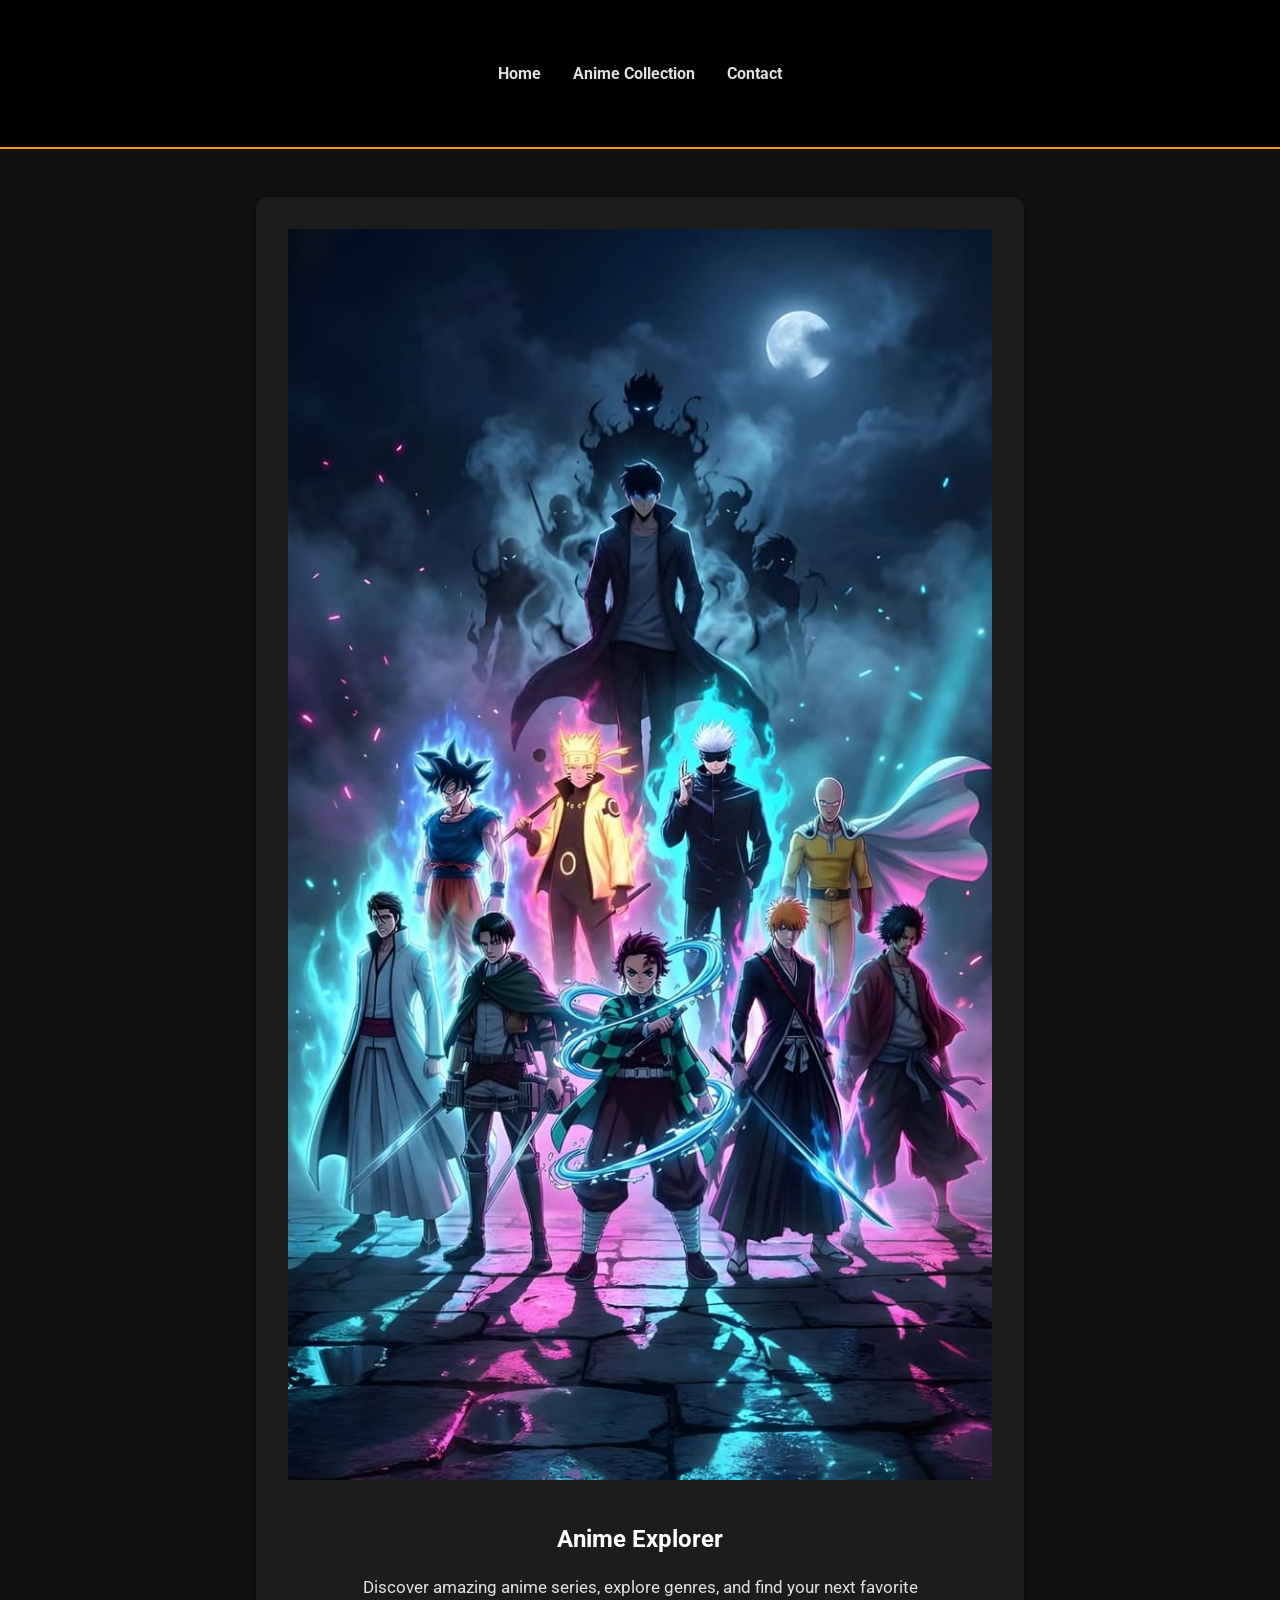
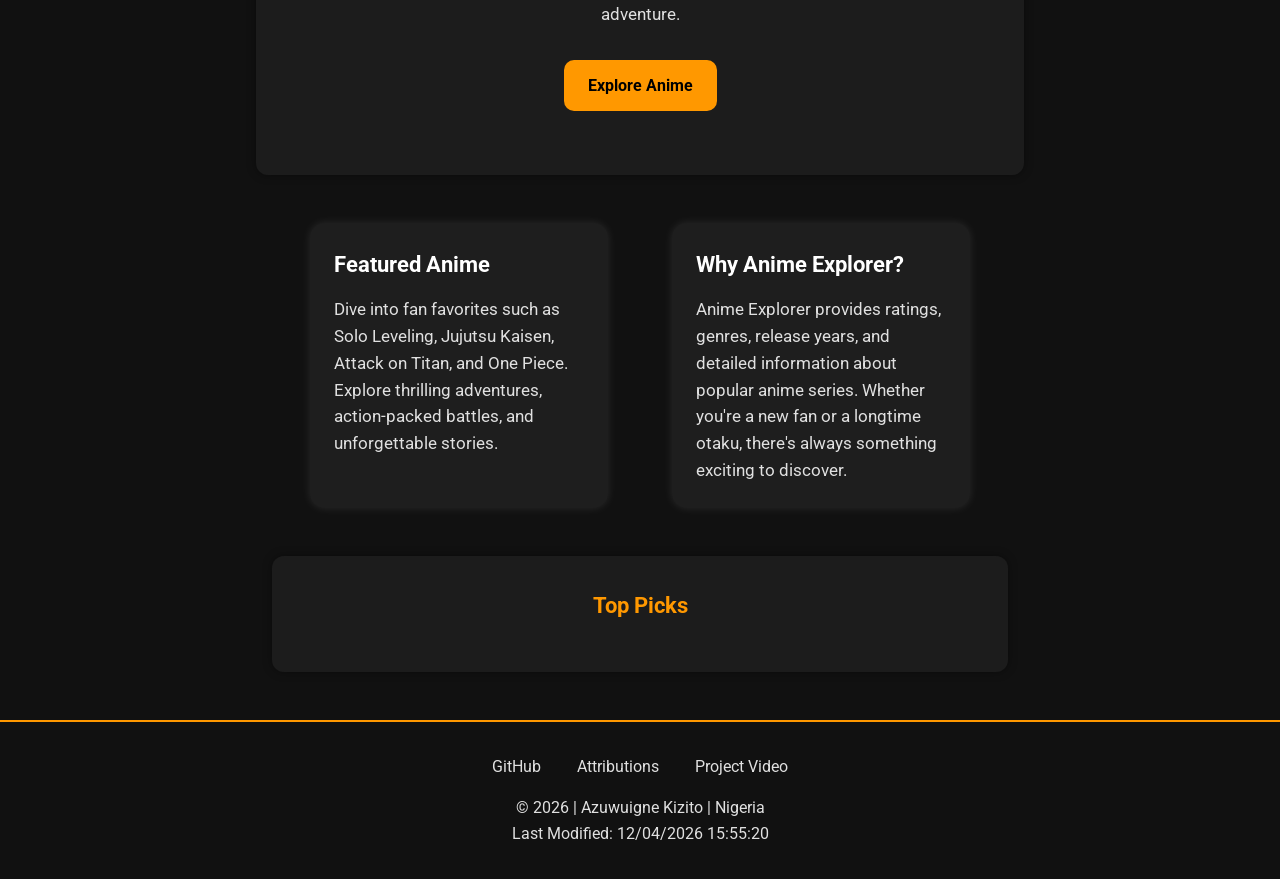
<file: finalproject/index.html>
<!DOCTYPE html>
<html lang="en">
<head>
    <meta charset="UTF-8">
    <meta name="viewport" content="width=device-width, initial-scale=1.0">

    <title>Home | Anime Explorer</title>

    <meta name="description" content="Discover popular anime series, genres, ratings, and recommendations with Anime Explorer.">
    <meta name="author" content="Azuwuigne Kizito">

    <!-- Open Graph -->
    <meta property="og:title" content="Anime Explorer">
    <meta name="description" content="Welcome to Anime Explorer, your destination for discovering popular anime series, genres, ratings, and recommendations for fans of all ages.">
    <meta property="og:image" content="https://elochukwuazuwuigne-dot.github.io/wdd231/finalproject/images/hero-large.webp">
    <meta property="og:url" content="https://elochukwuazuwuigne-dot.github.io/wdd231/finalproject/index.html">
    <meta property="og:type" content="website">

    <!-- CSS -->
    <link rel="stylesheet" href="styles/small.css">
    <link rel="stylesheet" href="styles/larger.css">

    <!-- Google Fonts -->
    <link rel="preconnect" href="https://fonts.googleapis.com">
    <link rel="preconnect" href="https://fonts.gstatic.com" crossorigin>

    <link href="https://fonts.googleapis.com/css2?family=Roboto:wght@400;700&display=swap" rel="stylesheet">

    <!-- JavaScript -->
    <script src="scripts/main.js" defer></script>
</head>

<body>

<header>

    <button id="menu-button" aria-label="Open Navigation Menu" aria-expanded="false">
        ☰
    </button>

    <nav id="navigation">
        <ul>
            <li><a href="index.html" class="active">Home</a></li>
            <li><a href="anime.html">Anime Collection</a></li>
            <li><a href="contact.html">Contact</a></li>
        </ul>
    </nav>

</header>

<main>

    <!-- HERO SECTION -->
    <section class="hero">

        <picture>
            <source srcset="images/hero-large.png" media="(min-width: 768px)">
            <img src="images/hero-small.png"
                 alt="Anime characters collage"
                 width="1200"
                 height="600"
                 loading="lazy">
        </picture>

        <div class="hero-content">

            <h1>Anime Explorer</h1>

            <p>
                Discover amazing anime series, explore genres, and find your next favorite adventure.
            </p>

            <a href="anime.html" class="cta-button">
                Explore Anime
            </a>

        </div>

    </section>

    <!-- FEATURED ANIME -->
    <div class="home-grid">

        <section class="card">

            <h2>Featured Anime</h2>

            <p>
                Dive into fan favorites such as Solo Leveling, Jujutsu Kaisen,
                Attack on Titan, and One Piece. Explore thrilling adventures,
                action-packed battles, and unforgettable stories.
            </p>

        </section>

        <section class="card">

            <h2>Why Anime Explorer?</h2>

            <p>
                Anime Explorer provides ratings, genres, release years,
                and detailed information about popular anime series.
                Whether you're a new fan or a longtime otaku,
                there's always something exciting to discover.
            </p>

        </section>

    </div>

    <!-- TOP PICKS -->
    <section class="spotlights">

        <h2>Top Picks</h2>

        <div id="featured-container">

            <!-- Generated with JavaScript later -->

        </div>

    </section>

</main>

<footer>

    <div class="social-links">

        <a href="https://github.com/elochukwuazuwuigne-dot"
           target="_blank"
           rel="noopener">
            GitHub
        </a>

        <a href="attributions.html">
            Attributions
        </a>

        <a href="#">
            Project Video
        </a>

    </div>

    <p>
        © <span id="currentyear"></span> |
        Azuwuigne Kizito |
        Nigeria
    </p>

    <p id="lastModified"></p>

</footer>

</body>
</html>
</file>
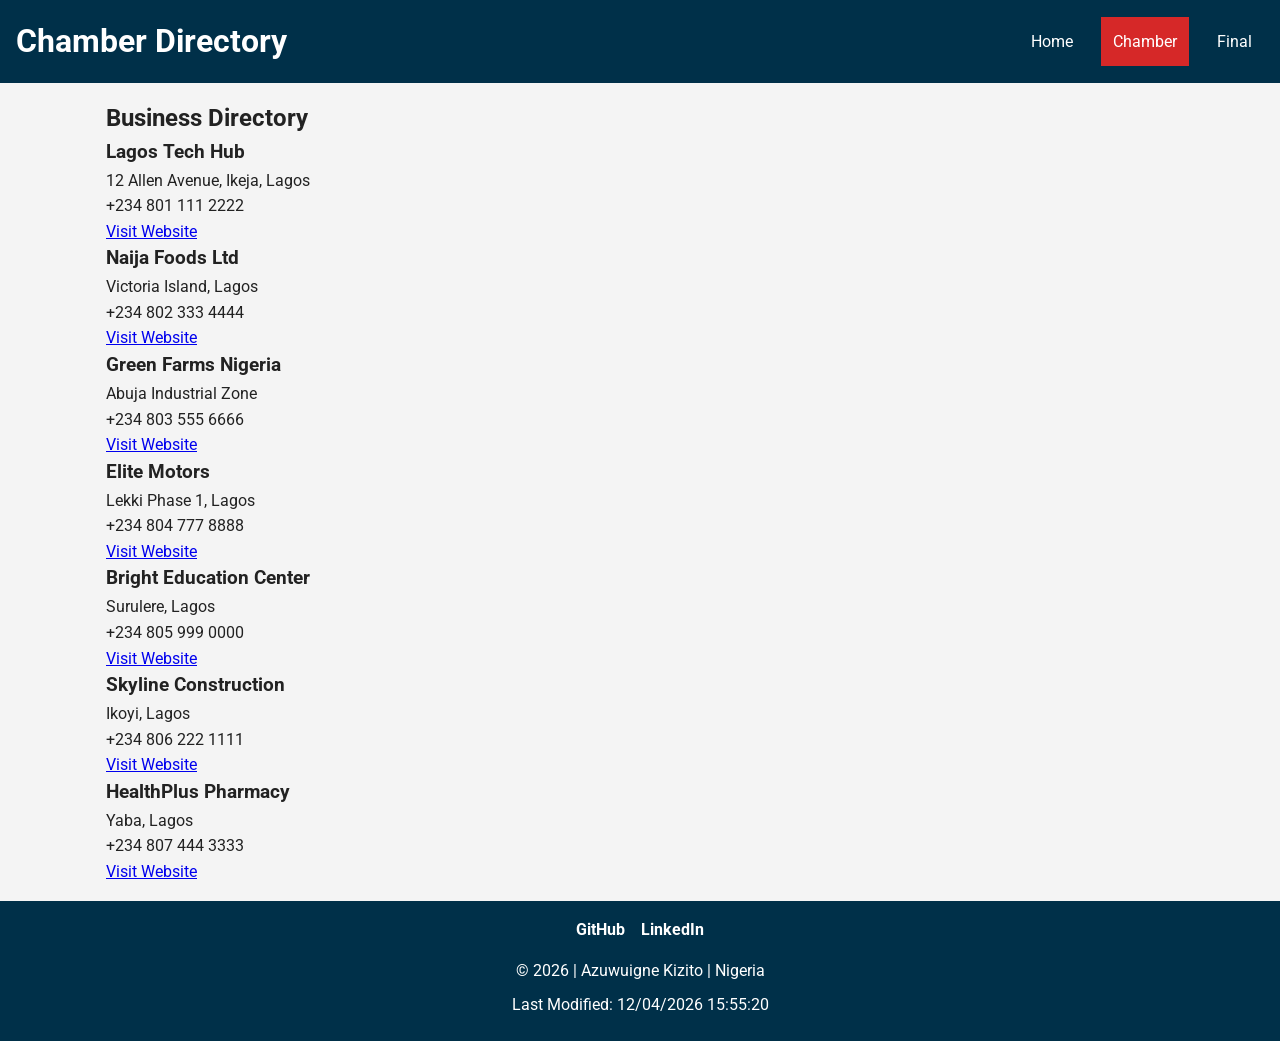
<file: directory.html>
<!-- -------------------------------------- -->
<!DOCTYPE html>
<html lang="en">
<head>
    <meta charset="UTF-8">
    <meta name="viewport" content="width=device-width, initial-scale=1.0">

    <title>WDD231 Course Home Page | Azuwuigne Kizito</title>

    <meta name="description" content="WDD231 course home page created by Azuwuigne Kizito featuring web development projects, coursework, responsive design, and JavaScript functionality.">
    <meta name="author" content="Azuwuigne Kizito">

    <link rel="stylesheet" href="styles/small.css">
    <link rel="stylesheet" href="styles/larger.css">

    <link rel="preconnect" href="https://fonts.googleapis.com">
    <link rel="preconnect" href="https://fonts.gstatic.com" crossorigin>
    <link href="https://fonts.googleapis.com/css2?family=Roboto:wght@400;700&display=swap" rel="stylesheet">

    <script src="scripts/home.js" defer></script>
</head>

<body>

<header>
   <h1>Chamber Directory</h1>

    <button id="menu-button" aria-label="Open Navigation Menu" aria-expanded="false">
        ☰
    </button>

    <nav id="navigation">
        <ul>
            <li><a href="../index.html">Home</a></li>
            <li><a href="directory.html" class="active">Chamber</a></li>
            <li><a href="#">Final</a></li>
        </ul>
    </nav>
</header>

<main>

    <h2>Business Directory</h2>

    <!-- THIS is where members will show -->
    <div id="members"></div>

</main>

<footer>

    <div class="social-links">
        <a href="https://github.com/elochukwuazuwuigne-dot" target="_blank">GitHub</a>
        <a href="https://www.linkedin.com/in/elochukwu-kizito-azuwuigne-kizito-187293365/" target="_blank">LinkedIn</a>
    </div>

    <p>© <span id="currentyear"></span> | Azuwuigne Kizito | Nigeria</p>
    <p id="lastModified"></p>

</footer>

<!-- JS MUST BE HERE (ONLY ONCE) -->
<script src="scripts/directory.js" defer></script>

</body>
</html>
</file>
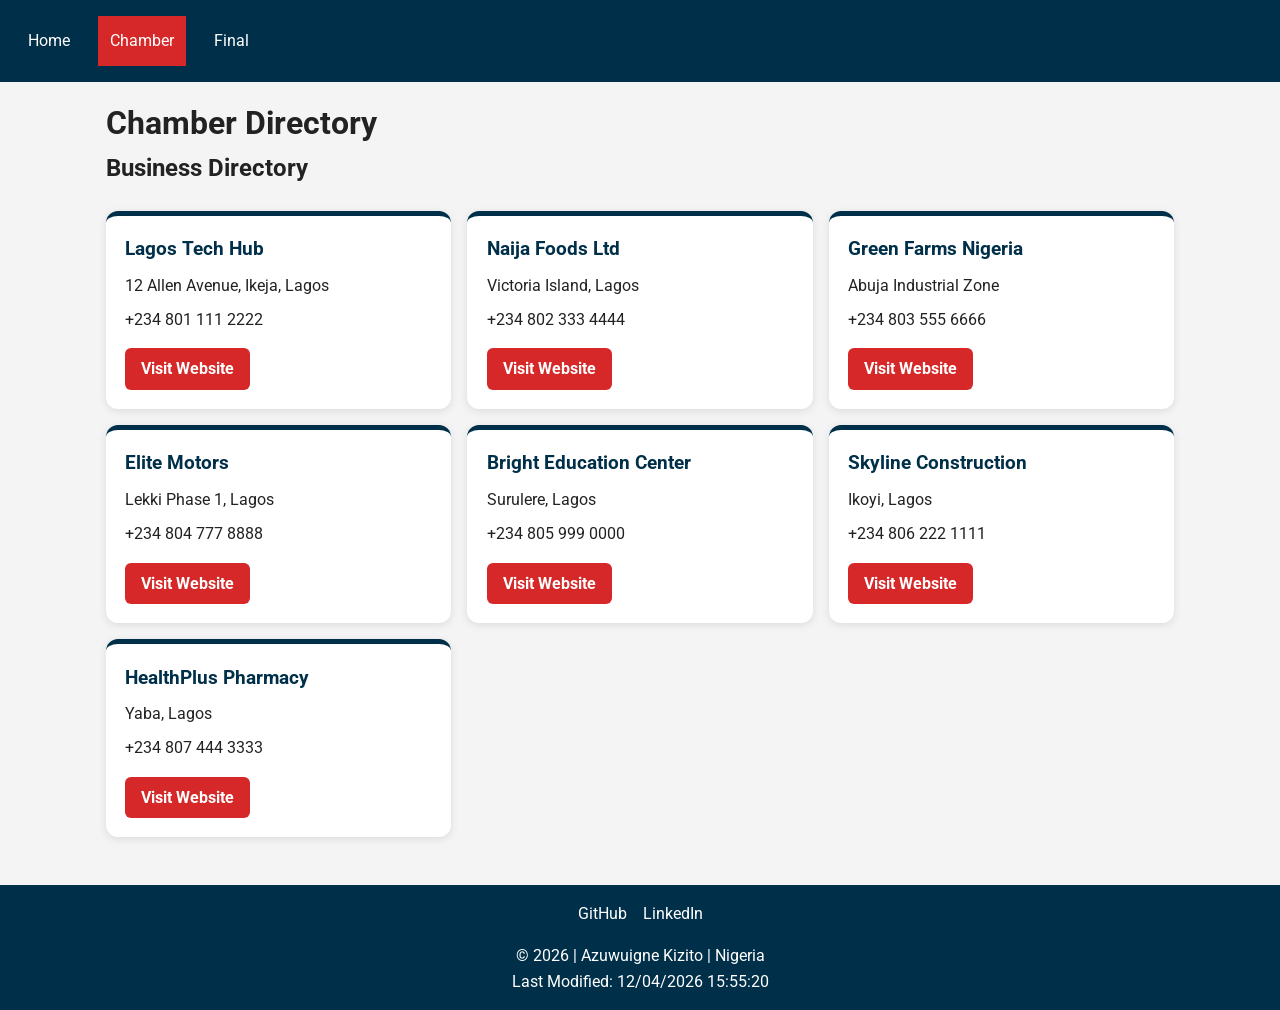
<file: chamber/directory.html>
<!DOCTYPE html>
<html lang="en">
<head>
    <meta charset="UTF-8">
    <meta name="viewport" content="width=device-width, initial-scale=1.0">

    <title>Chamber Directory | San Miguel Chamber of Commerce</title>

    <meta name="description" content="Explore businesses and organizations in the San Miguel Chamber of Commerce directory.">
    <meta name="author" content="Azuwuigne Kizito">

    <!-- Favicon -->
    <link rel="icon" href="images/favicon.png" type="image/png">

    <!-- Open Graph -->
    <meta property="og:title" content="Chamber Directory | San Miguel Chamber of Commerce">
    <meta property="og:description" content="Explore businesses and organizations in the San Miguel Chamber of Commerce directory.">
    <meta property="og:image" content="https://elochukwuazuwuigne-dot.github.io/wdd231/chamber/images/profile.png">
    <meta property="og:url" content="https://elochukwuazuwuigne-dot.github.io/wdd231/chamber/directory.html">
    <meta property="og:type" content="website">

    <!-- CSS -->
    <link rel="stylesheet" href="styles/small.css">
    <link rel="stylesheet" href="styles/larger.css">

    <!-- Google Fonts -->
    <link rel="preconnect" href="https://fonts.googleapis.com">
    <link rel="preconnect" href="https://fonts.gstatic.com" crossorigin>

    <link href="https://fonts.googleapis.com/css2?family=Roboto:wght@400;700&display=swap" rel="stylesheet">

    <!-- JavaScript -->
    <script src="scripts/home.js" defer></script>
    <script src="scripts/directory.js" defer></script>

</head>

<body>

<header>

    <button id="menu-button" aria-label="Open Navigation Menu" aria-expanded="false">
        ☰
    </button>

    <nav id="navigation">
        <ul>
            <li><a href="../index.html">Home</a></li>
            <li><a href="directory.html" class="active">Chamber</a></li>
            <li><a href="#">Final</a></li>
        </ul>
    </nav>

</header>

<main>

    <h1>Chamber Directory</h1>

    <h2>Business Directory</h2>

    <div id="members"></div>

</main>

<footer>

    <div class="social-links">

        <a href="https://github.com/elochukwuazuwuigne-dot" target="_blank" rel="noopener">
            GitHub
        </a>

        <a href="https://www.linkedin.com/in/elochukwu-kizito-azuwuigne-kizito-187293365/" target="_blank" rel="noopener">
            LinkedIn
        </a>

    </div>

    <p>© <span id="currentyear"></span> | Azuwuigne Kizito | Nigeria</p>

    <p id="lastModified"></p>

</footer>

</body>
</html>
</file>
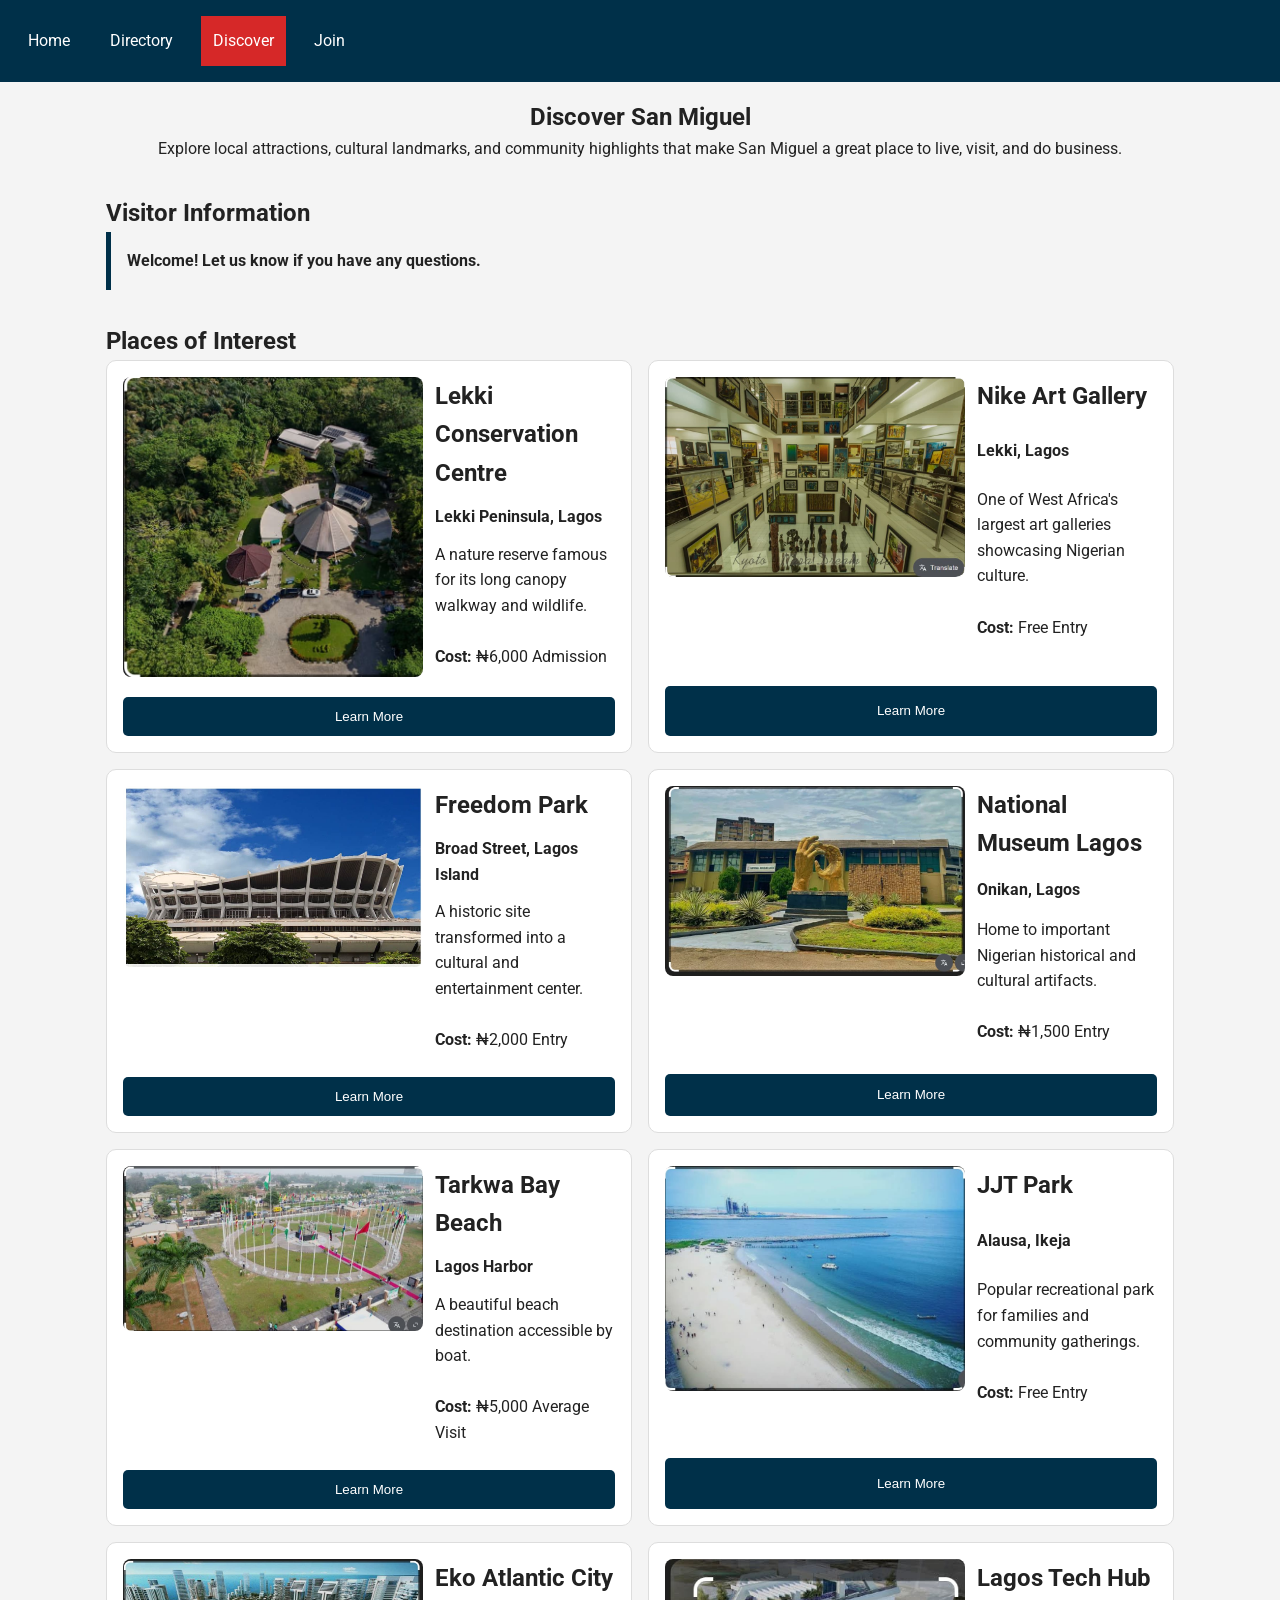
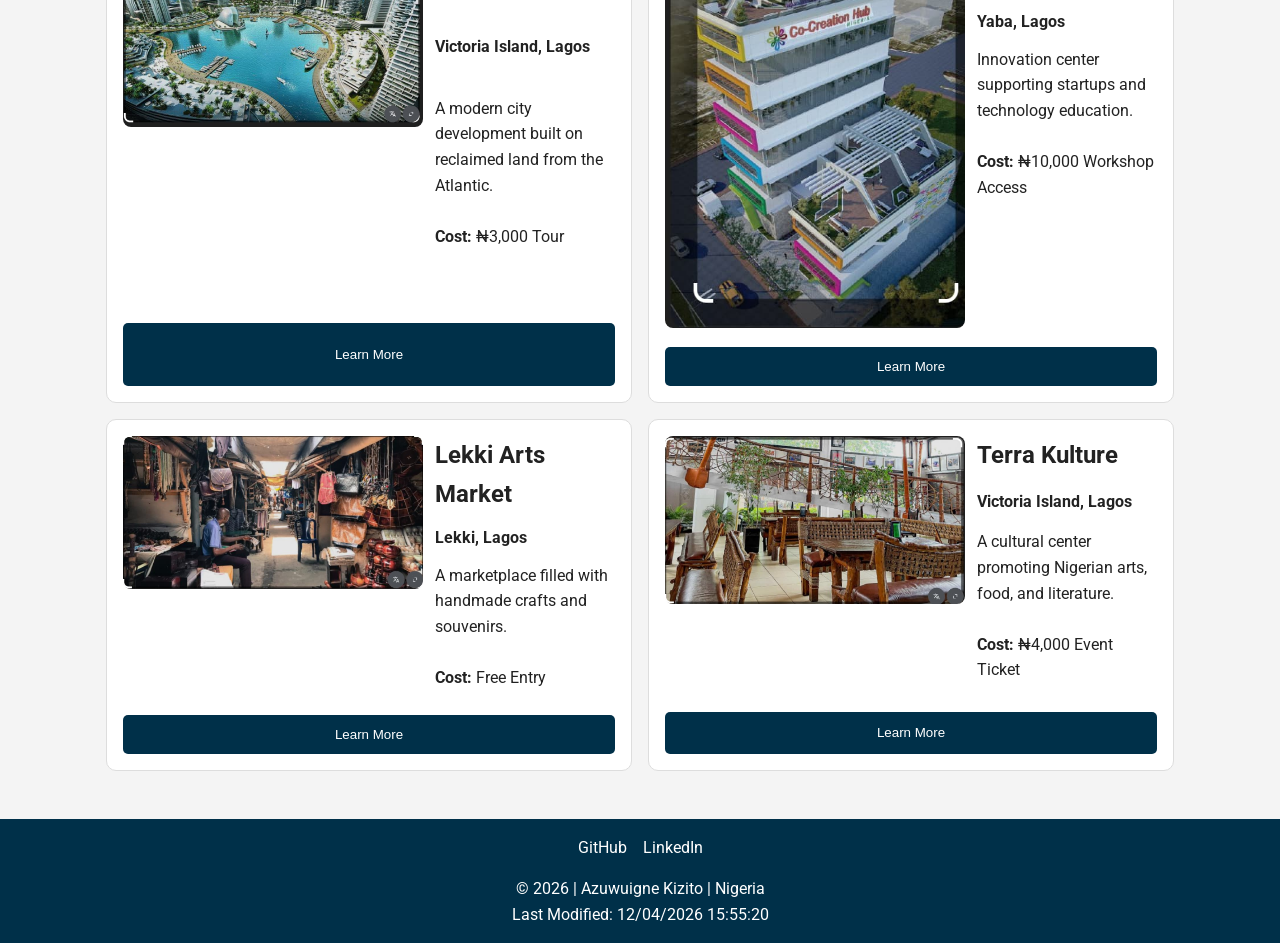
<file: chamber/discover.html>
<!DOCTYPE html>
<html lang="en">
<head>
    <meta charset="UTF-8">
    <meta name="viewport" content="width=device-width, initial-scale=1.0">

    <title>Discover San Miguel | Chamber of Commerce</title>

    <meta name="description" content="Discover attractions, landmarks, and points of interest in San Miguel.">
    <meta name="author" content="Azuwuigne Kizito">

    <link rel="icon" href="images/favicon.png" type="image/png">

    <!-- Open Graph -->
    <meta property="og:title"
      content="Discover San Miguel Chamber of Commerce Attractions">
    <meta property="og:description" content="Explore top attractions, cultural landmarks, and business locations in San Miguel. Discover what makes the city unique and vibrant.">
    <meta property="og:image"
      content="https://elochukwuazuwuigne-dot.github.io/wdd231/chamber/images/discover-hero.webp">
    <meta property="og:url" content="https://elochukwuazuwuigne-dot.github.io/wdd231/chamber/discover.html">
    <meta property="og:type" content="website">
    <!-- CSS -->
    <link rel="stylesheet" href="styles/small.css">
    <link rel="stylesheet" href="styles/larger.css">
    <link rel="stylesheet" href="styles/discover.css">

    <!-- Google Fonts -->
    <link rel="preconnect" href="https://fonts.googleapis.com">
    <link rel="preconnect" href="https://fonts.gstatic.com" crossorigin>

    <link href="https://fonts.googleapis.com/css2?family=Roboto:wght@400;700&display=swap" rel="stylesheet">

    <!-- JavaScript -->
    <script type="module" src="scripts/discover.js"></script>

</head>

<body>

<header>

    <button id="menu-button" aria-label="Open Navigation Menu" aria-expanded="false">
        ☰
    </button>

    <nav id="navigation">
        <ul>
            <li><a href="index.html">Home</a></li>
            <li><a href="directory.html">Directory</a></li>
            <li><a href="discover.html" class="active">Discover</a></li>
            <li><a href="#">Join</a></li>
        </ul>
    </nav>

</header>

<main>

    <section class="discover-hero">

        <h1>Discover San Miguel</h1>

        <p>
            Explore local attractions, cultural landmarks,
            and community highlights that make San Miguel
            a great place to live, visit, and do business.
        </p>

    </section>

    <section class="visitor-message">

        <h2>Visitor Information</h2>

        <div id="visit-message"></div>

    </section>

    <section class="discover-section">

        <h2>Places of Interest</h2>

        <div id="discover-cards"></div>

    </section>

</main>

<footer>

    <div class="social-links">

        <a href="https://github.com/elochukwuazuwuigne-dot" target="_blank" rel="noopener">
            GitHub
        </a>

        <a href="https://www.linkedin.com/in/elochukwu-kizito-azuwuigne-kizito-187293365/" target="_blank" rel="noopener">
            LinkedIn
        </a>

    </div>

    <p>© <span id="currentyear"></span> | Azuwuigne Kizito | Nigeria</p>

    <p id="lastModified"></p>

</footer>

</body>
</html>
</file>
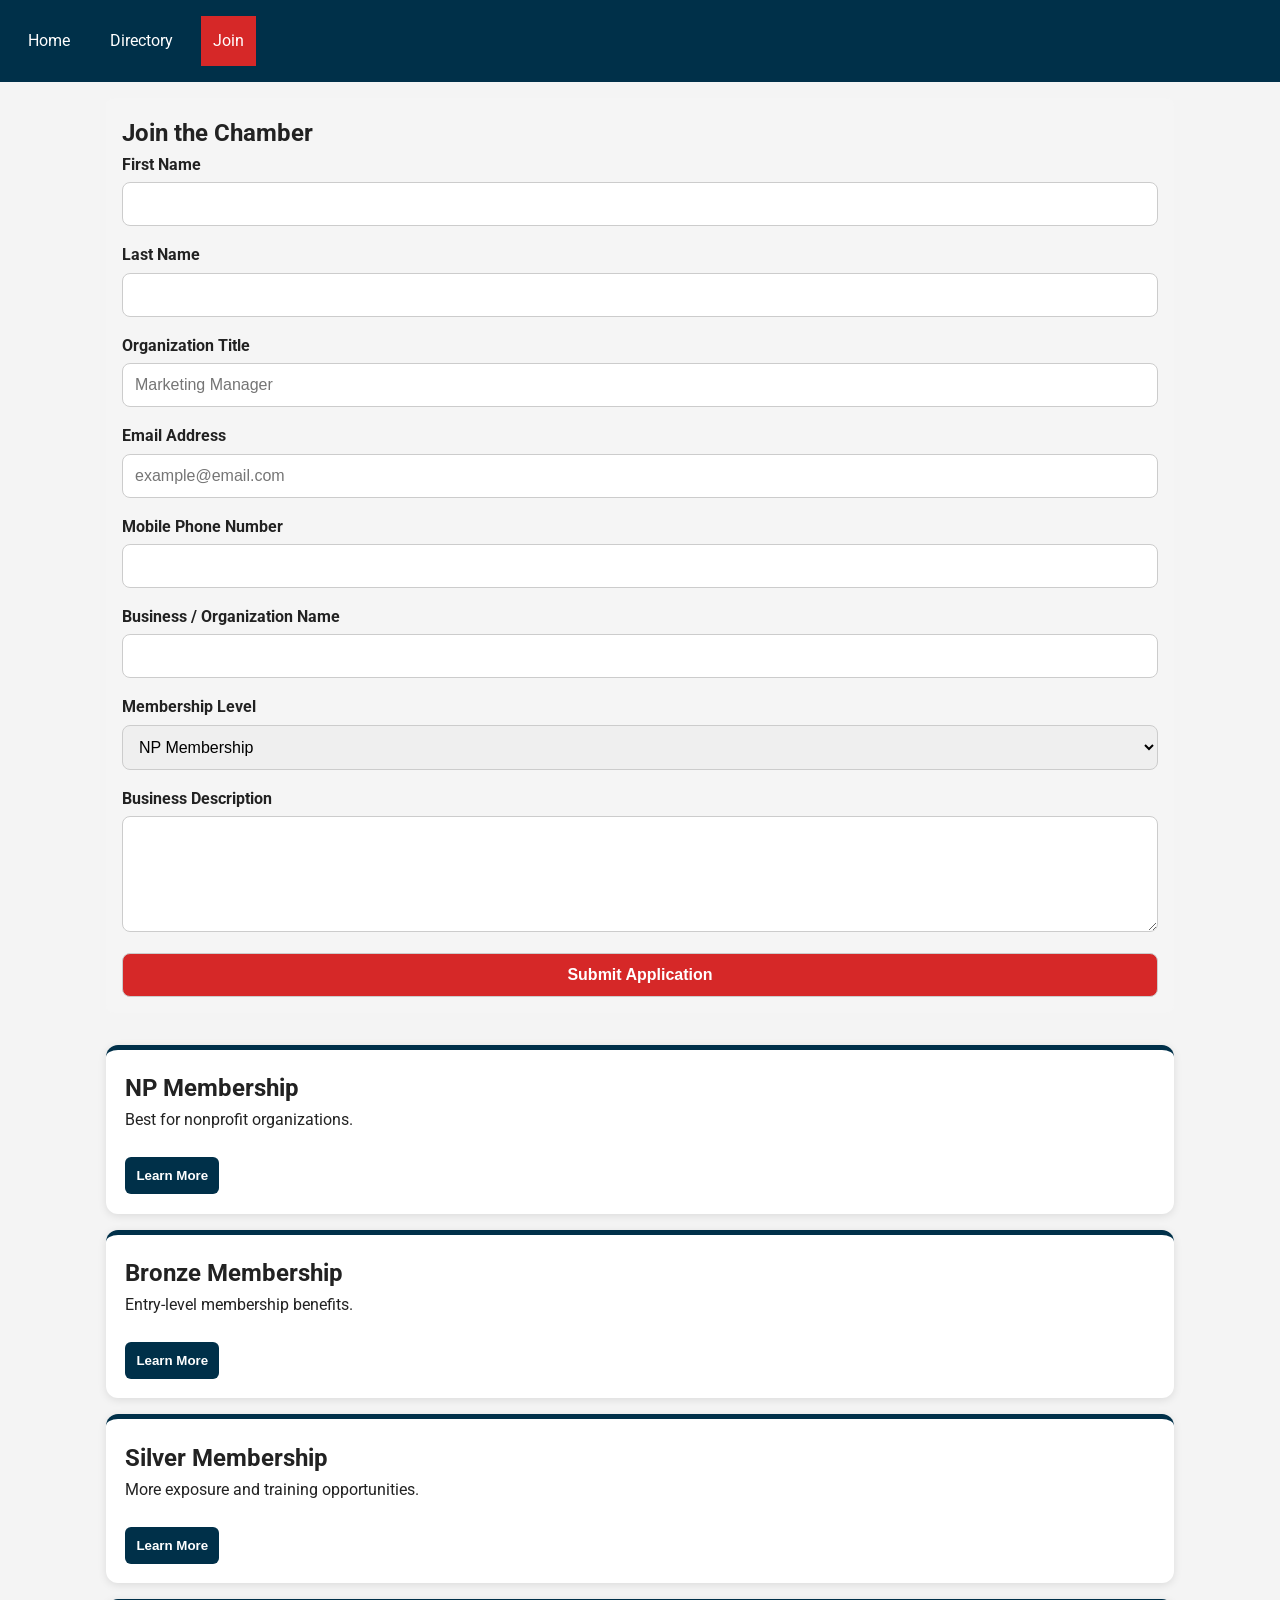
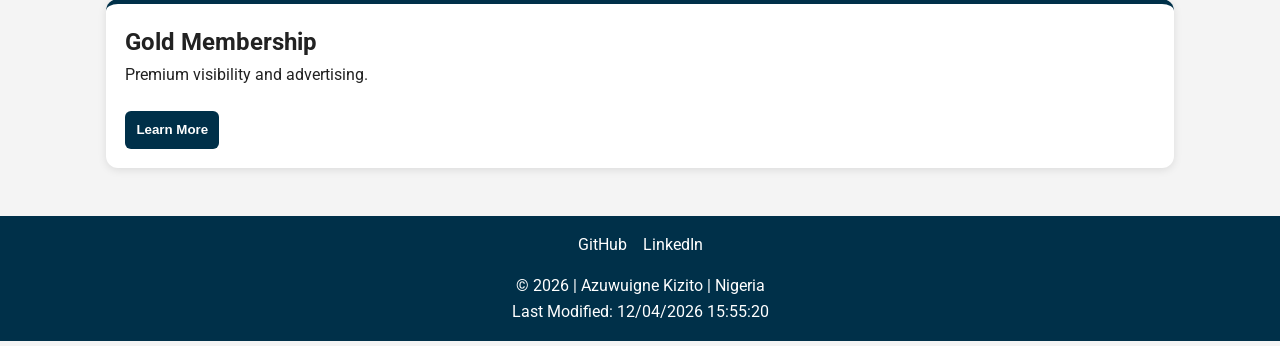
<file: chamber/join.html>
<!DOCTYPE html>
<html lang="en">
<head>

    <meta charset="UTF-8">

    <meta name="viewport"
          content="width=device-width, initial-scale=1.0">

    <title>Join | San Miguel Chamber of Commerce</title>

    <meta name="description"
      content="Apply to join the San Miguel Chamber of Commerce and access networking, training, and business growth opportunities.">

    <meta name="author"
          content="Azuwuigne Kizito">

    <!-- Favicon -->
    <link rel="icon"
          href="images/favicon.png"
          type="image/png">

    <!-- Open Graph -->
    <meta property="og:title"
          content="Join | San Miguel Chamber of Commerce">

    <meta property="og:description"
          content="Become a member of the San Miguel Chamber of Commerce.">

    <meta property="og:image"
          content="https://elochukwuazuwuigne-dot.github.io/wdd231/chamber/images/hero-large.webp">

    <meta property="og:url"
          content="https://elochukwuazuwuigne-dot.github.io/wdd231/chamber/join.html">

    <meta property="og:type"
          content="website">

    <!-- CSS -->
    <link rel="stylesheet"
          href="styles/small.css">

    <link rel="stylesheet"
          href="styles/larger.css">

    <!-- Google Fonts -->
    <link rel="preconnect"
          href="https://fonts.googleapis.com">

    <link rel="preconnect"
          href="https://fonts.gstatic.com"
          crossorigin>

    <link href="https://fonts.googleapis.com/css2?family=Roboto:wght@400;700&display=swap"
          rel="stylesheet">

    <!-- JavaScript -->
    <script src="scripts/home.js" defer></script>

    <script src="scripts/join.js" defer></script>

</head>

<body>

<header>

    <button id="menu-button"
            aria-label="Open Navigation Menu"
            aria-expanded="false">

        ☰

    </button>

    <nav id="navigation">

        <ul>

            <li>
                <a href="index.html">Home</a>
            </li>

            <li>
                <a href="directory.html">Directory</a>
            </li>

            <li>
                <a href="join.html" class="active">Join</a>
            </li>

        </ul>

    </nav>

</header>

<main class="join-page">

    <section class="join-form-section card">

        <h1>Join the Chamber</h1>

        <form method="get"
              action="thankyou.html">

            <!-- FIRST NAME -->
            <label>

                First Name

                <input
                    type="text"
                    name="first"
                    title="First Name"
                    autocomplete="given-name"
                    required>

            </label>

            <!-- LAST NAME -->
            <label>

                Last Name

                <input
                    type="text"
                    name="last"
                    title="Last Name"
                    autocomplete="family-name"
                    required>

            </label>

            <!-- ORGANIZATION TITLE -->
            <label>

                Organization Title

                <input
                    type="text"
                    name="organization-title"
                    title="Organization Title"
                    autocomplete="organization-title"
                    pattern="[A-Za-z\\-\\s]{7,}"
                    placeholder="Marketing Manager">

            </label>

            <!-- EMAIL -->
            <label>

                Email Address

                <input
                    type="email"
                    name="email"
                    title="Email Address"
                    autocomplete="email"
                    placeholder="example@email.com"
                    required>

            </label>

            <!-- PHONE -->
            <label>

                Mobile Phone Number

                <input
                    type="tel"
                    name="phone"
                    title="Mobile Phone Number"
                    autocomplete="tel"
                    required>

            </label>

            <!-- BUSINESS NAME -->
            <label>

                Business / Organization Name

                <input
                    type="text"
                    name="business"
                    title="Business Name"
                    autocomplete="organization"
                    required>

            </label>

            <!-- MEMBERSHIP -->
            <label>

                Membership Level

                <select
                    name="membership"
                    title="Membership Level">

                    <option value="np">
                        NP Membership
                    </option>

                    <option value="bronze">
                        Bronze Membership
                    </option>

                    <option value="silver">
                        Silver Membership
                    </option>

                    <option value="gold">
                        Gold Membership
                    </option>

                </select>

            </label>

            <!-- DESCRIPTION -->
            <label>

                Business Description

                <textarea
                    name="description"
                    title="Business Description"
                    rows="5"></textarea>

            </label>

            <!-- TIMESTAMP -->
            <input
                type="hidden"
                id="timestamp"
                name="timestamp">

            <!-- SUBMIT -->
            <input
                type="submit"
                value="Submit Application"
                class="submit-btn">

        </form>

    </section>

    <!-- MEMBERSHIP CARDS -->
    <aside class="membership-cards">

        <!-- NP -->
        <section class="member-card join-card">

            <h2>NP Membership</h2>

            <p>
                Best for nonprofit organizations.
            </p>

            <button class="open-modal" data-modal="npModal">

                Learn More

            </button>

        </section>

        <!-- BRONZE -->
        <section class="member-card join-card">

            <h2>Bronze Membership</h2>

            <p>
                Entry-level membership benefits.
            </p>

            <button class="open-modal" data-modal="bronzeModal">

                Learn More

            </button>

        </section>

        <!-- SILVER -->
        <section class="member-card join-card">

            <h2>Silver Membership</h2>

            <p>
                More exposure and training opportunities.
            </p>

            <button class="open-modal" data-modal="silverModal">

                Learn More

            </button>

        </section>

        <!-- GOLD -->
        <section class="member-card join-card">

            <h2>Gold Membership</h2>

            <p>
                Premium visibility and advertising.
            </p>

            <button class="open-modal" data-modal="goldModal">

                Learn More

            </button>

        </section>

    </aside>

</main>

<!-- NP MODAL -->
<dialog id="npModal">

    <h3>NP Membership Benefits</h3>

    <ul>
        <li>No membership fee</li>
        <li>Networking opportunities</li>
        <li>Community support</li>
    </ul>

    <button class="close-modal" data-modal="npModal">

        Close

    </button>

</dialog>

<!-- BRONZE MODAL -->
<dialog id="bronzeModal">

    <h3>Bronze Membership Benefits</h3>

    <ul>
        <li>Business directory listing</li>
        <li>Monthly networking</li>
        <li>Basic advertising</li>
    </ul>

    <button class="close-modal" data-modal="bronzeModal">

        Close

    </button>

</dialog>

<!-- SILVER MODAL -->
<dialog id="silverModal">

    <h3>Silver Membership Benefits</h3>

    <ul>
        <li>Featured business listing</li>
        <li>Event discounts</li>
        <li>Training programs</li>
    </ul>

    <button class="close-modal" data-modal="silverModal">

        Close

    </button>

</dialog>

<!-- GOLD MODAL -->
<dialog id="goldModal">

    <h3>Gold Membership Benefits</h3>

    <ul>
        <li>Homepage spotlight</li>
        <li>Premium advertising</li>
        <li>VIP event access</li>
    </ul>

    <button class="close-modal" data-modal="goldModal">

        Close

    </button>

</dialog>

<footer>

    <div class="social-links">

        <a href="https://github.com/elochukwuazuwuigne-dot"
           target="_blank"
           rel="noopener">

            GitHub

        </a>

        <a href="https://www.linkedin.com/in/elochukwu-kizito-azuwuigne-kizito-187293365/"
           target="_blank"
           rel="noopener">

            LinkedIn

        </a>

    </div>

    <p>

        © <span id="currentyear"></span>
        | Azuwuigne Kizito | Nigeria

    </p>

    <p id="lastModified"></p>

</footer>

</body>
</html>
</file>
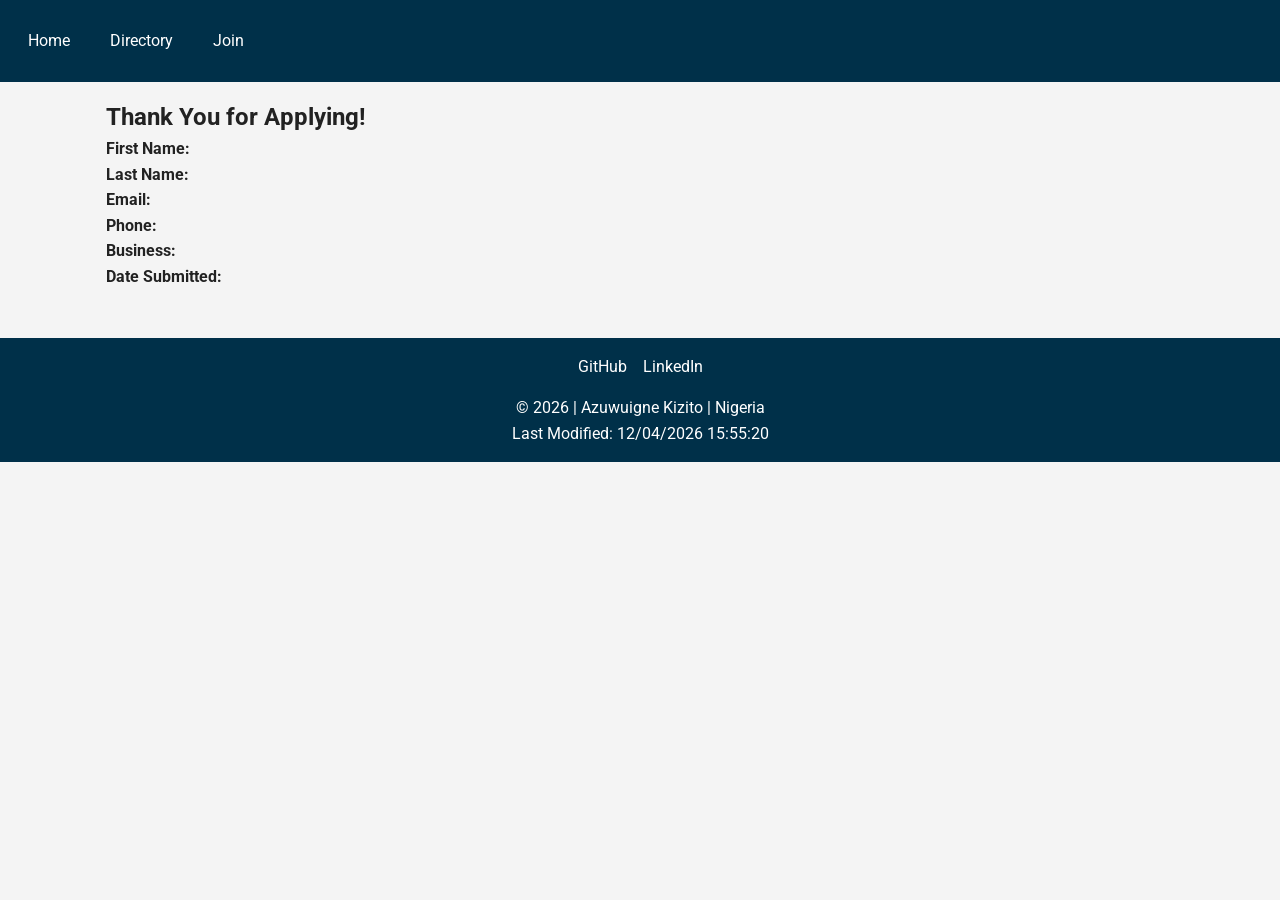
<file: chamber/thankyou.html>
<!DOCTYPE html>
<html lang="en">
<head>
    <meta charset="UTF-8">
    <meta name="viewport" content="width=device-width, initial-scale=1.0">

    <title>Join | San Miguel Chamber of Commerce</title>

    <meta name="description" content="Apply to join the San Miguel Chamber of Commerce and access networking, training, and business growth opportunities.">
    <meta name="author" content="Azuwuigne Kizito">

    <!-- Favicon -->
    <link rel="icon" href="images/favicon.png" type="image/png">

    <!-- Open Graph -->
    <meta property="og:title" content="Join | San Miguel Chamber of Commerce">
    <meta property="og:description" content="Supporting local businesses and strengthening the community.">
    <meta property="og:image" content="https://elochukwuazuwuigne-dot.github.io/wdd231/chamber/images/hero-large.webp">    <meta property="og:url" content="https://elochukwuazuwuigne-dot.github.io/wdd231/chamber/index.html">
    <meta property="og:type" content="website">

    <!-- CSS -->
    <link rel="stylesheet" href="styles/small.css">
    <link rel="stylesheet" href="styles/larger.css">

    <!-- Google Fonts -->
    <link rel="preconnect" href="https://fonts.googleapis.com">
    <link rel="preconnect" href="https://fonts.gstatic.com" crossorigin>

    <link href="https://fonts.googleapis.com/css2?family=Roboto:wght@400;700&display=swap" rel="stylesheet">

    <!-- JavaScript -->
    <script src="scripts/thankyou.js" defer></script>

</head>

<body>

<header>

    <button id="menu-button" aria-label="Open Navigation Menu" aria-expanded="false">
        ☰
    </button>

    <nav id="navigation">
        <ul>
            <li><a href="index.html">Home</a></li>
            <li><a href="directory.html">Directory</a></li>
            <li><a href="join.html">Join</a></li>
        </ul>
    </nav>

</header>

    <main class="thankyou-page">

    <h2>Thank You for Applying!</h2>

    <div class="results">
        <p><strong>First Name:</strong> <span id="first"></span></p>
        <p><strong>Last Name:</strong> <span id="last"></span></p>
        <p><strong>Email:</strong> <span id="email"></span></p>
        <p><strong>Phone:</strong> <span id="phone"></span></p>
        <p><strong>Business:</strong> <span id="business"></span></p>
        <p><strong>Date Submitted:</strong> <span id="timestamp"></span></p>
    </div>

</main>

<footer>

    <div class="social-links">

        <a href="https://github.com/elochukwuazuwuigne-dot" target="_blank" rel="noopener">
            GitHub
        </a>

        <a href="https://www.linkedin.com/in/elochukwu-kizito-azuwuigne-kizito-187293365/" target="_blank" rel="noopener">
            LinkedIn
        </a>

    </div>

    <p>© <span id="currentyear"></span> | Azuwuigne Kizito | Nigeria</p>

    <p id="lastModified"></p>

</footer>

</body>
</html>
</file>
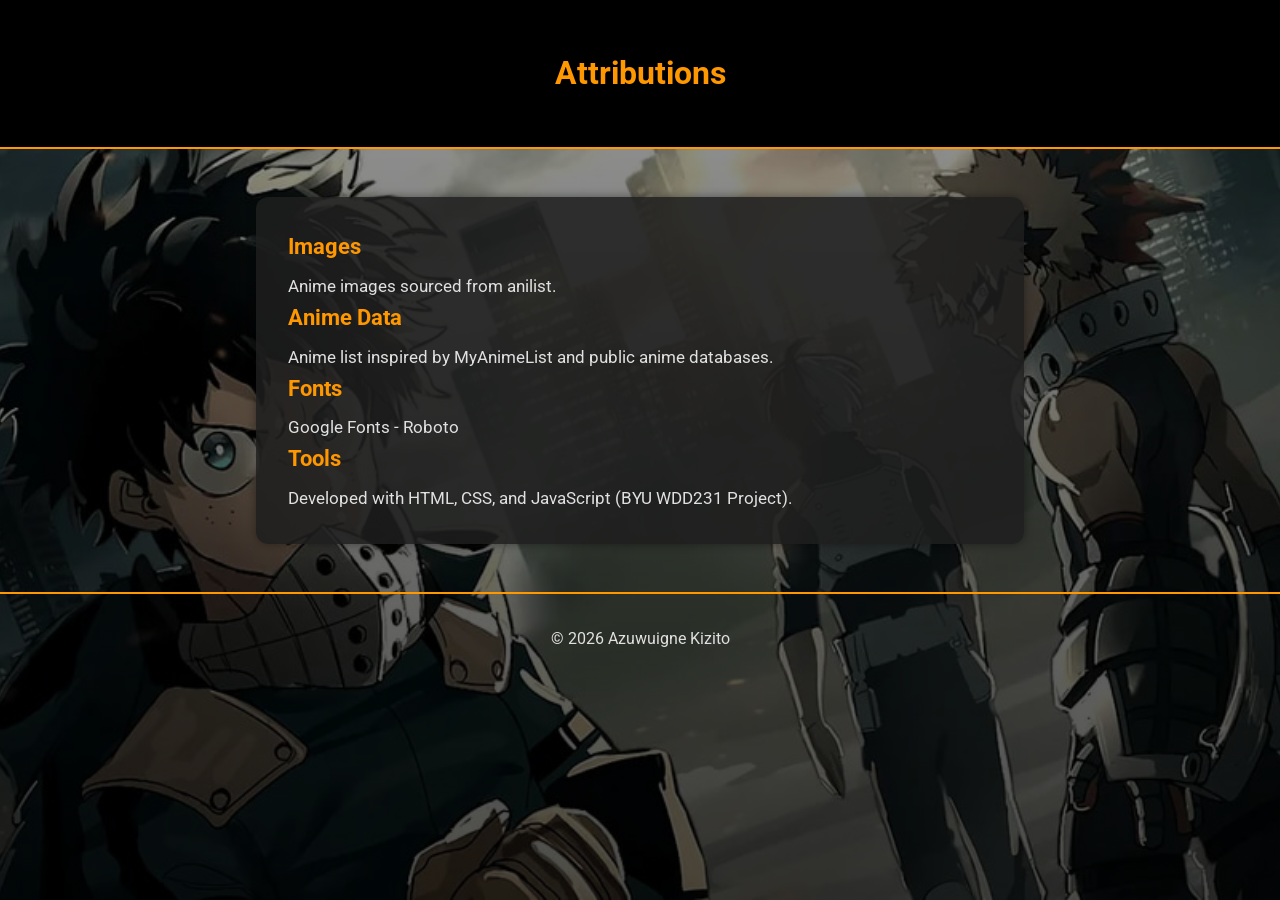
<file: finalproject/attributions.html>
<!DOCTYPE html>
<html lang="en">
<head>
    <meta charset="UTF-8">
    <meta name="viewport" content="width=device-width, initial-scale=1.0">

    <title>Home | Anime Explorer</title>

    <meta name="description" content="Discover popular anime series, genres, ratings, and recommendations with Anime Explorer.">
    <meta name="author" content="Azuwuigne Kizito">

    <!-- Open Graph -->
    <meta property="og:title" content="Anime Explorer">
    <meta name="description" content="View the sources and acknowledgements for images, fonts, and resources used in the Anime Explorer website project.">    <meta property="og:image" content="https://elochukwuazuwuigne-dot.github.io/wdd231/finalproject/images/hero-large.webp">
    <meta property="og:url" content="https://elochukwuazuwuigne-dot.github.io/wdd231/finalproject/index.html">
    <meta property="og:type" content="website">

    <!-- CSS -->
    <link rel="stylesheet" href="styles/small.css">
    <link rel="stylesheet" href="styles/larger.css">

        <!-- Fonts -->
    <link rel="preconnect" href="https://fonts.googleapis.com">
    <link rel="preconnect" href="https://fonts.gstatic.com" crossorigin>

    <link href="https://fonts.googleapis.com/css2?family=Roboto:wght@400;700&display=swap" rel="stylesheet">

    <!-- JS -->
    <script src="scripts/main.js" defer></script>
</head>

<body class="contact-page">
    

<header>
    <h1>Attributions</h1>
</header>

<main>

    <section>
        <h2>Images</h2>
        <p>Anime images sourced from anilist.</p>

        <h2>Anime Data</h2>
        <p>Anime list inspired by MyAnimeList and public anime databases.</p>

        <h2>Fonts</h2>
        <p>Google Fonts - Roboto</p>

        <h2>Tools</h2>
        <p>Developed with HTML, CSS, and JavaScript (BYU WDD231 Project).</p>
    </section>

</main>

<footer>
    <p>© 2026 Azuwuigne Kizito</p>
</footer>

</body>
</html>
</file>
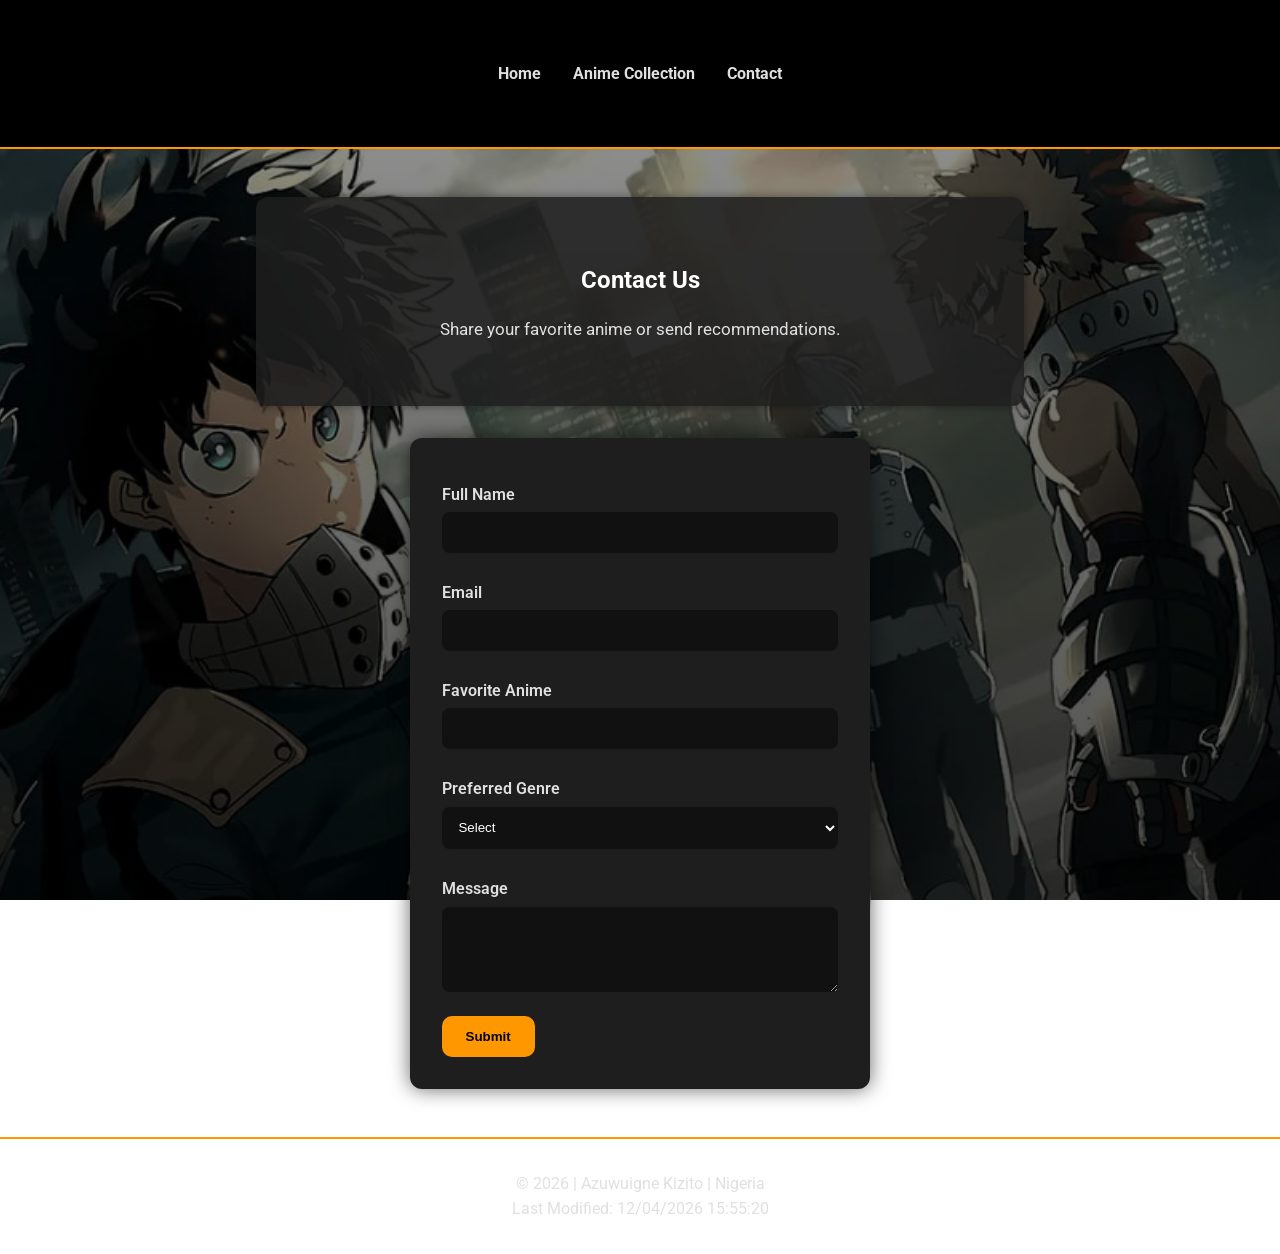
<file: finalproject/contact.html>
<!DOCTYPE html>
<html lang="en">
<head>
    <meta charset="UTF-8">
    <meta name="viewport" content="width=device-width, initial-scale=1.0">

    <title>Home | Anime Explorer</title>

    <meta name="description" content="Discover popular anime series, genres, ratings, and recommendations with Anime Explorer.">
    <meta name="author" content="Azuwuigne Kizito">

    <!-- Open Graph -->
    <meta property="og:title" content="Anime Explorer">
    <meta name="description" content="Contact Anime Explorer to share your favorite anime, send recommendations, and connect with fellow anime enthusiasts.">
    <meta property="og:image" content="https://elochukwuazuwuigne-dot.github.io/wdd231/finalproject/images/hero-large.webp">
    <meta property="og:url" content="https://elochukwuazuwuigne-dot.github.io/wdd231/finalproject/index.html">
    <meta property="og:type" content="website">

    <!-- CSS -->
    <link rel="stylesheet" href="styles/small.css">
    <link rel="stylesheet" href="styles/larger.css">

    <!-- Fonts -->
    <link rel="preconnect" href="https://fonts.googleapis.com">
    <link rel="preconnect" href="https://fonts.gstatic.com" crossorigin>

    <link href="https://fonts.googleapis.com/css2?family=Roboto:wght@400;700&display=swap" rel="stylesheet">

    <!-- JS -->
    <script src="scripts/main.js" defer></script>
</head>

<body class="contact-page">
    
<header>

    <button id="menu-button" aria-label="Open Navigation Menu" aria-expanded="false">
        ☰
    </button>

    <nav id="navigation">
        <ul>
            <li><a href="index.html">Home</a></li>
            <li><a href="anime.html">Anime Collection</a></li>
            <li><a href="contact.html" class="active">Contact</a></li>
        </ul>
    </nav>

</header>

<main>
    

    <section class="hero">
        <div class="hero-content">
            <h1>Contact Us</h1>
            <p>Share your favorite anime or send recommendations.</p>
        </div>
    </section>

    <!-- FORM -->
    <section class="contact-form">

        <form action="thankyou.html" method="get">

            <label for="name">Full Name</label>
            <input type="text" id="name" name="name" required>

            <label for="email">Email</label>
            <input type="email" id="email" name="email" required>

            <label for="favorite">Favorite Anime</label>
            <input type="text" id="favorite" name="favorite" required>

            <label for="genre">Preferred Genre</label>
            <select id="genre" name="genre" required>
                <option value="">Select</option>
                <option value="Action">Action</option>
                <option value="Fantasy">Fantasy</option>
                <option value="Romance">Romance</option>
                <option value="Comedy">Comedy</option>
                <option value="Sports">Sports</option>
            </select>

            <label for="message">Message</label>
            <textarea id="message" name="message" rows="4"></textarea>

            <button type="submit">Submit</button>

        </form>

    </section>

</main>

<footer>

    <p>
        © <span id="currentyear"></span> |
        Azuwuigne Kizito |
        Nigeria
    </p>

    <p id="lastModified"></p>

</footer>

</body>
</html>
</file>
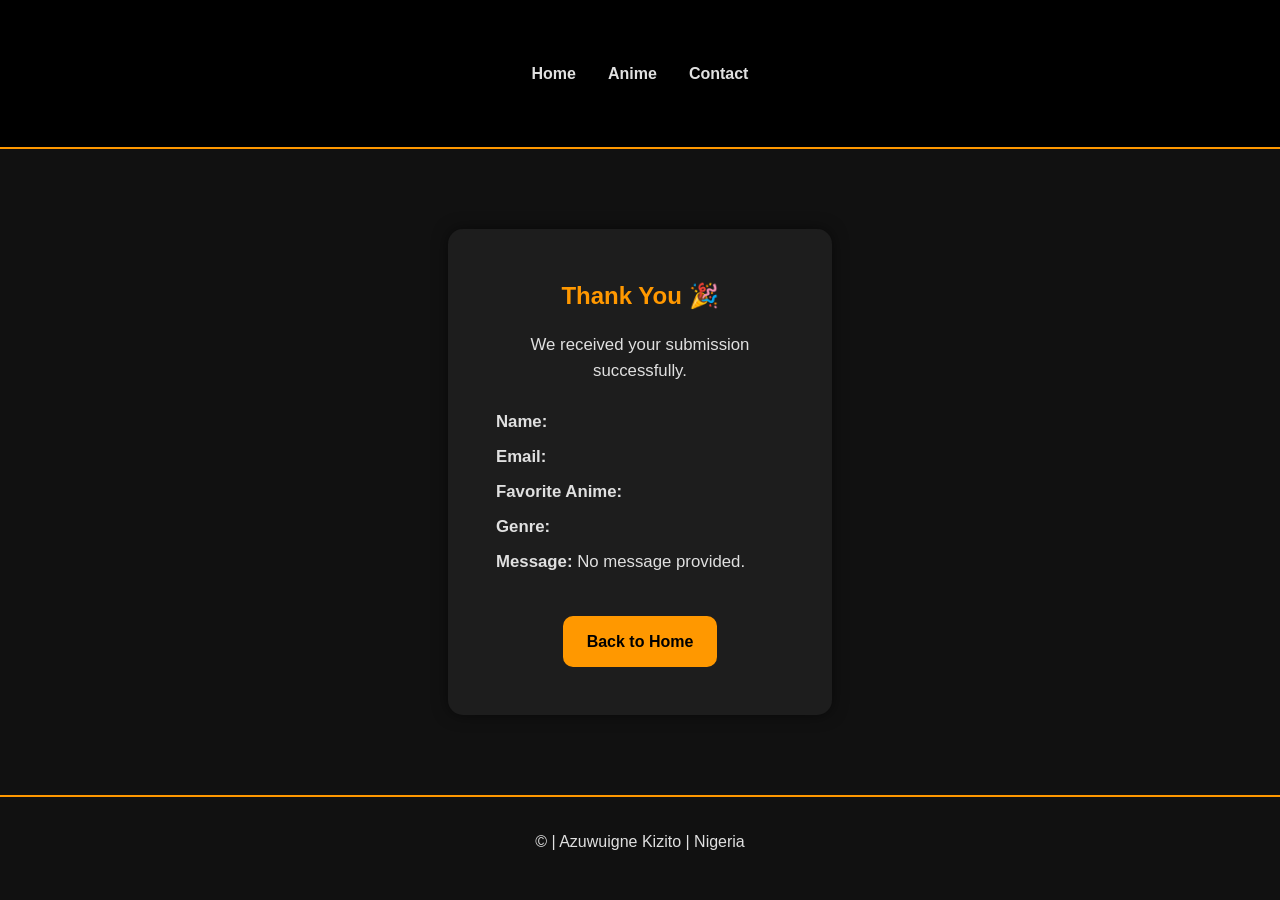
<file: finalproject/thankyou.html>
<!DOCTYPE html>
<html lang="en">
<head>
    <meta charset="UTF-8">
    <meta name="viewport" content="width=device-width, initial-scale=1.0">

    <title>Home | Anime Explorer</title>

    <meta name="description" content="Discover popular anime series, genres, ratings, and recommendations with Anime Explorer.">
    <meta name="author" content="Azuwuigne Kizito">

    <!-- Open Graph -->
    <meta property="og:title" content="Anime Explorer">
<meta name="description" content="Thank you for contacting Anime Explorer. Your anime recommendation and feedback have been received successfully.">    <meta property="og:image" content="https://elochukwuazuwuigne-dot.github.io/wdd231/finalproject/images/hero-large.webp">
    <meta property="og:url" content="https://elochukwuazuwuigne-dot.github.io/wdd231/finalproject/index.html">
    <meta property="og:type" content="website">

    <!-- CSS -->
    <link rel="stylesheet" href="styles/small.css">
    <link rel="stylesheet" href="styles/larger.css">

    <!-- JS -->
    <script defer>
        const params = new URLSearchParams(window.location.search);

        window.addEventListener("DOMContentLoaded", () => {
            document.querySelector("#name").textContent = params.get("name");
            document.querySelector("#email").textContent = params.get("email");
            document.querySelector("#favorite").textContent = params.get("favorite");
            document.querySelector("#genre").textContent = params.get("genre");
            document.querySelector("#message").textContent = params.get("message") || "No message provided.";
        });
    </script>

</head>

<body>

<header>

    <nav id="navigation">
        <ul>
            <li><a href="index.html">Home</a></li>
            <li><a href="anime.html">Anime</a></li>
            <li><a href="contact.html">Contact</a></li>
        </ul>
    </nav>

</header>

<main>

    <section class="thankyou-card">

        <h1>Thank You 🎉</h1>

        <p>We received your submission successfully.</p>

        <div class="result">
            <p><strong>Name:</strong> <span id="name"></span></p>
            <p><strong>Email:</strong> <span id="email"></span></p>
            <p><strong>Favorite Anime:</strong> <span id="favorite"></span></p>
            <p><strong>Genre:</strong> <span id="genre"></span></p>
            <p><strong>Message:</strong> <span id="message"></span></p>
        </div>

        <a href="index.html" class="cta-button">Back to Home</a>

    </section>

</main>

<footer>

    <p>© <span id="currentyear"></span> | Azuwuigne Kizito | Nigeria</p>

</footer>

</body>
</html>
</file>
<file: finalproject/styles/small.css>
/* ---------- GENERAL ---------- */

* {
    margin: 0;
    padding: 0;
    box-sizing: border-box;
}

:root {
    --background-color: #111;
    --card-color: #1e1e1e;
    --accent-color: #ff9800;
    --text-color: #e0e0e0;
    --heading-color: #ffffff;
}

body {
    font-family: "Roboto", sans-serif;
    background-color: var(--background-color);
    color: var(--text-color);
    line-height: 1.6;
}

/* ---------- HEADER ---------- */

header {
    position: static;
    background-color: black;
    padding: 1rem;
    border-bottom: 2px solid var(--accent-color);
}

#menu-button {
    background: none;
    border: none;
    color: white;
    font-size: 2rem;
    cursor: pointer;
}

#navigation {
    display: none;
}

#navigation.open {
    display: block;
}

#navigation ul {
    list-style: none;
}

#navigation li {
    margin: .8rem 0;
}

#navigation a {
    color: var(--text-color);
    text-decoration: none;
    font-weight: bold;
}

#navigation a:hover,
.active {
    color: var(--accent-color);
}

/* ---------- HERO ---------- */

.hero {
    position: relative;
}

.hero img {
    width: 100%;
    height: auto;
    object-fit: cover;
}

.hero-content {
    padding: 1rem;
    text-align: center;
}

.hero h1 {
    color: var(--heading-color);
    margin-bottom: 1rem;
}

.cta-button {
    display: inline-block;
    margin-top: 1rem;
    padding: .8rem 1.5rem;
    background-color: var(--accent-color);
    color: black;
    text-decoration: none;
    border-radius: 10px;
    font-weight: bold;
}
.cta-button:hover {
    transform: translatey(8px);
    box-shadow: 0 0 15px rgba(255, 152, 0, 0.3);
}

/* ---------- CARDS ---------- */

.card {
    background-color: var(--card-color);

    margin: 1rem;

    padding: 1.5rem;

    border-radius: 15px;

    box-shadow: 0 0 10px rgba(255,255,255,.1);
}

.card h2 {
    color: white;
    margin-bottom: .8rem;
}

/* ---------- SPOTLIGHTS ---------- */

.spotlights {
    margin: 2rem 1rem;
}

.spotlights h2 {
    text-align: center;
    margin-bottom: 1rem;
}

/* ---------- FOOTER ---------- */

footer {
    border-top: 2px solid var(--accent-color);
    padding: 2rem 1rem;
    text-align: center;
}

.social-links {
    margin-bottom: 1rem;
}

.social-links a {
    color: var(--text-color);
    text-decoration: none;
    margin: 0 1rem;
}

.social-links a:hover {
    color: var(--accent-color);
}

/* ---------- ANIME GRID ---------- */
.anime-grid {
    display: grid;
    grid-template-columns: 1fr;
    gap: 1.2rem;
    padding: 1rem;
}


/* ---------- ANIME CARD ---------- */
.anime-card {
    background: #1e1e1e;
    border-radius: 15px;
    overflow: hidden;
    box-shadow: 0 0 10px rgba(255,255,255,0.05);
    transition: transform 0.3s ease, box-shadow 0.3s ease;
    padding: 1rem;
    position: relative;
}
.anime-card img {
    width: 100%;
    height: 250px;
    object-fit: cover;
    border-radius: 10px;
    margin-bottom: 0.8rem;
}

.anime-card:hover {
    transform: translateX(8px);
    box-shadow: 0 0 15px rgba(255, 152, 0, 0.3);
}

.anime-card h3 {
    color: #fff;
    margin-bottom: 0.5rem;
}

.anime-card p {
    color: #ccc;
    font-size: 0.9rem;
}
/* ---------- MORE BUTTON ---------- */
.more-btn {
    margin-top: 1rem;
    padding: 0.6rem 1rem;
    background: #ff9800;
    color: black;
    border: none;
    border-radius: 10px;
    cursor: pointer;
    font-weight: bold;
    width: 100%;
    transition: 0.2s;
}

.more-btn:hover {
    transform: scale(1.05);
}

/* -------------------------- Contact Page ---------------------------    */
/* ---------- CONTACT FORM ---------- */

.contact-page {
    background:
    linear-gradient(
        rgba(0,0,0,.4),
        rgba(0,0,0,.7)
    ),
    url("../images/anime-bg.png");

    background-size: cover;
    background-position: center;
    background-repeat: no-repeat;
    background-attachment: fixed;

    min-height: 100vh;
}
.contact-form {
    width: 90%;
    margin: 2rem auto;
    padding: 2rem;

    background: rgba(20, 20, 20, 0.88);
    border-radius: 15px;

    backdrop-filter: blur(6px);
    -webkit-backdrop-filter: blur(6px);

    box-shadow: 0 0 20px rgba(0, 0, 0, 0.6);
    color: #e0e0e0;
}

/* ---------- LABELS ---------- */
.contact-form label {
    display: block;
    margin: 0.7rem 0 0.3rem;
    color: #e0e0e0;
    font-weight: 600;
}

/* ---------- INPUTS ---------- */
.contact-form input,
.contact-form textarea,
.contact-form select {
    width: 100%;
    padding: 0.9rem;

    margin-bottom: 1rem;

    border-radius: 10px;
    border: 1px solid #333;

    background: #111;
    color: #fff;

    outline: none;
}

/* focus effect (important for accessibility score) */
.contact-form input:focus,
.contact-form textarea:focus,
.contact-form select:focus {
    border-color: #ff9800;
}

/* ---------- BUTTON ---------- */
.contact-form button {
    background: #ff9800;
    color: #000;

    padding: 0.9rem 1.5rem;
    border: none;
    border-radius: 10px;

    cursor: pointer;
    font-weight: bold;

    transition: transform 0.2s ease, background 0.2s ease;
}

.contact-form button:hover {
    transform: translateX(6px);
    background: #ffb347;
}



/* ---------- THANK YOU PAGE ---------- */
.thankyou-card {
    width: 90%;
    margin: 3rem auto;
    background: rgba(30, 30, 30, 0.9);
    padding: 2rem;
    border-radius: 15px;
    text-align: center;
    color: #e0e0e0;
    box-shadow: 0 0 15px rgba(0,0,0,0.5);
}

.thankyou-card h1 {
    color: #ff9800;
    margin-bottom: 1rem;
}

.result {
    text-align: left;
    margin-top: 1.5rem;
}

.result p {
    margin: 0.5rem 0;
}

.cta-button {
    display: inline-block;
    margin-top: 2rem;
    padding: 0.8rem 1.5rem;
    background: #ff9800;
    color: black;
    text-decoration: none;
    border-radius: 10px;
    font-weight: bold;
}



/* ---------- ATTRIBUTIONS PAGE ---------- */
body {
    font-family: "Roboto", sans-serif;
    background: #111;
    color: #e0e0e0;
}

header {
    text-align: center;
    padding: 2rem 1rem;
    border-bottom: 2px solid #ff9800;
}

header h1 {
    color: #ff9800;
}

main {
    width: 90%;
    margin: 2rem auto;
}

section {
    background: rgba(30, 30, 30, 0.85);
    padding: 1.5rem;
    border-radius: 12px;
    margin-bottom: 1.5rem;
    box-shadow: 0 0 10px rgba(0,0,0,0.4);
}

section h2 {
    color: #ff9800;
    margin-bottom: 0.5rem;
}

section p {
    line-height: 1.6;
}

footer {
    text-align: center;
    padding: 2rem 1rem;
    border-top: 2px solid #ff9800;
    margin-top: 2rem;
}
</file>
<file: finalproject/styles/larger.css>
@media screen and (min-width: 768px) {

    /* ---------- NAVIGATION ---------- */
    #menu-button {
        display: none;
    }

    #navigation {
        display: block;
    }

    #navigation ul {
        display: flex;
        justify-content: center;
        gap: 2rem;
    }

    /* ---------- HERO ---------- */
    .hero-content {
        max-width: 700px;
        margin: auto;
        text-align: center;
        padding: 2rem;
    }

    /* ---------- HOME GRID ---------- */
    .home-grid {
        display: grid;
        grid-template-columns: 1fr 1fr;
        gap: 2rem;
        width: 90%;
        margin: 2rem auto;
    }

/* ---------- ANIME GRID DESKTOP ---------- */
@media screen and (min-width: 768px) {

    .anime-grid {
        display: grid;
        grid-template-columns: repeat(2, 1fr);
        gap: 2rem;
        width: 90%;
        margin: auto;
    }



    /* staggered "floating card" effect */
    .anime-card:nth-child(odd) {
        transform: translateY(5px);
    }

    .anime-card:nth-child(even) {
        transform: translateY(-5px);
    }

    .anime-card:hover {
        transform: translateX(10px) scale(1.02);
    }
}

/* Tablet and desktop */
@media screen and (min-width: 768px) {
    .anime-grid {
        grid-template-columns: repeat(2, 1fr);
    }
}

/* Large monitors */
@media screen and (min-width: 1200px) {
    .anime-grid {
        grid-template-columns: repeat(3, 1fr);
    }
}

    /* ---------- CONTACT FORM ---------- */
    .contact-form {
        width: 60%;
        margin: 2rem auto;
        background: #1e1e1e;
        padding: 2rem;
        border-radius: 12px;
    }

    .contact-form input,
    .contact-form textarea,
    .contact-form select {
        width: 100%;
        padding: 0.8rem;
        margin-bottom: 1rem;
        border-radius: 8px;
        border: none;
    }

    .contact-form button {
        background: #ff9800;
        color: black;
        padding: 0.8rem 1.5rem;
        border: none;
        border-radius: 10px;
        cursor: pointer;
        font-weight: bold;
    }

/* ---------- MODAL ---------- */
dialog {
    border: none;
    border-radius: 15px;
    padding: 2rem;
    background: #1e1e1e;
    color: #e0e0e0;
    width: 90%;
    max-width: 400px;
}

#dialog-content h2 {
    color: #ff9800;
    margin-bottom: 1rem;
}

#close-dialog {
    margin-top: 1rem;
    padding: 0.6rem 1rem;
    border: none;
    background: #ff9800;
    color: black;
    border-radius: 10px;
    cursor: pointer;
}
}



/* ---------------- THANK YOU PAGE ---------------- */

@media screen and (min-width: 768px) {

    .thankyou-card {
        width: 50%;
        margin: 5rem auto;
        padding: 3rem;
    }

    .result {
        font-size: 1.1rem;
    }
}



@media screen and (min-width: 768px) {

    /* ---------- ATTRIBUTIONS PAGE ---------- */
    main {
        width: 60%;
        margin: 3rem auto;
    }

    section {
        padding: 2rem;
        margin-bottom: 2rem;
    }

    header {
        padding: 3rem 1rem;
    }

    header h1 {
        font-size: 2rem;
    }

    section h2 {
        font-size: 1.4rem;
    }

    section p {
        font-size: 1.05rem;
    }
}
</file>
<file: styles/small.css>
* {
    margin: 0;
    padding: 0;
    box-sizing: border-box;
}

:root {
    --primary-color: #003049;
    --secondary-color: #d62828;
    --background-color: #f4f4f4;
    --text-color: #222;
    --white: #ffffff;
}

body {
    font-family: 'Roboto', sans-serif;
    background-color: var(--background-color);
    color: var(--text-color);
    line-height: 1.6;
}

/* HEADER */
header {
    background-color: var(--primary-color);
    color: white;
    padding: 1rem;
    display: flex;
    justify-content: space-between;
    align-items: center;
    position: relative;
}

#menu-button {
    background: none;
    border: none;
    color: white;
    font-size: 1.5rem;
    cursor: pointer;
}

/* NAVIGATION */
#navigation {
    display: none;
}

#navigation.open {
    display: block;
    position: absolute;
    top: 100%;
    left: 0;
    width: 100%;
    background-color: var(--primary-color);
    z-index: 1000;
}

#navigation ul {
    list-style: none;
}

#navigation a {
    display: block;
    padding: 0.75rem;
    color: white;
    text-decoration: none;
}

#navigation a:hover,
.active {
    background-color: var(--secondary-color);
}

/* MAIN */
main {
    max-width: 1100px;
    margin: auto;
    padding: 1rem;
}

/* HERO */
.hero {
    background: white;
    padding: 2rem;
    border-radius: 8px;
    text-align: center;
    margin-bottom: 1rem;
    position: relative;
    overflow: hidden;
}

.hero img {
    width: 100%;
    height: auto;
    display: block;
    border-radius: 8px;
}

.hero-content {
    position: absolute;
    top: 50%;
    left: 5%;
    transform: translateY(-50%);
    background-color: rgba(0,0,0,0.6);
    color: white;
    padding: 1rem;
    border-radius: 8px;
    max-width: 300px;
    text-align: left;
}

.cta-button {
    display: inline-block;
    margin-top: 1rem;
    padding: 0.7rem 1.2rem;
    background-color: #f4b400;
    color: black;
    text-decoration: none;
    border-radius: 5px;
    font-weight: bold;
}

.cta-button:hover {
    opacity: 0.9;
}
.about-me {
    display: flex;
    gap: 1rem;
}

/* COURSE FILTER BUTTONS */
.filters {
    text-align: center;
    margin: 2rem 0;
}

.filters button {
    background-color: var(--primary-color);
    color: white;
    border: none;
    padding: 0.8rem 1.5rem;
    margin: 0.3rem;
    border-radius: 8px;
    cursor: pointer;
    font-weight: bold;
    transition: 0.3s;
}

.filters button:hover {
    background-color: var(--secondary-color);
}

/* COURSE GRID */
#course-container {
    display: grid;
    gap: 1rem;
    margin-top: 1rem;
}

/* COURSE CARDS */
.course-card {
    background: white;
    padding: 1rem;
    border-radius: 10px;
    box-shadow: 0 2px 8px rgba(0,0,0,.15);
    text-align: center;
}

/* WDD COURSES */
.course-card.wdd {
    background-color: #e3f2fd;
    border-left: 8px solid #1976d2;
}

/* CSE COURSES */
.course-card.cse {
    background-color: #fff3e0;
    border-left: 8px solid #f57c00;
}

/* COMPLETED COURSES */
.completed {
    background-color: #d4edda !important;
    border-left: 8px solid green;
}

/* TOTAL CREDITS */
#total-credits {
    margin-top: 1rem;
    text-align: center;
    font-size: 1.1rem;
    font-weight: bold;
}


footer {
    background-color: var(--primary-color);
    color: white;
    text-align: center;
    padding: 1rem;
}

.social-links {
    display: flex;
    justify-content: center;
    gap: 1rem;
    margin-bottom: 1rem;
}

.social-links a {
    color: white;
    text-decoration: none;
    font-weight: bold;
}

.social-links a:hover {
    color: #f4b400;
}

footer p {
    margin: 0.5rem 0;
}
</file>
<file: styles/larger.css>
@media screen and (min-width: 767px) {

    #menu-button {
        display: none;
    }

    #navigation {
        display: block;
    }

    #navigation ul {
        display: flex;
        gap: 1rem;
    }

    .about-me {
        grid-template-columns: 250px 1fr;
    }

    #members {
        grid-template-columns: repeat(2, 1fr);
    }
}
/* DESKTOP VIEW */
@media screen and (min-width: 768px) {
    #course-container {
        grid-template-columns: repeat(3, 1fr);
    }
}
</file>
<file: chamber/styles/small.css>
* {
    margin: 0;
    padding: 0;
    box-sizing: border-box;
}

:root {
    --primary-color: #003049;
    --secondary-color: #d62828;
    --background-color: #f4f4f4;
    --text-color: #222;
    --white: #ffffff;
}

body {
    font-family: 'Roboto', sans-serif;
    background-color: var(--background-color);
    color: var(--text-color);
    line-height: 1.6;
}

/* HEADER */
header {
    background-color: var(--primary-color);
    color: white;
    padding: 1rem;
    display: flex;
    justify-content: space-between;
    align-items: center;
    position: relative;
}

#menu-button {
    background: none;
    border: none;
    color: white;
    font-size: 1.5rem;
    cursor: pointer;
}

/* NAVIGATION */
#navigation {
    display: none;
}

#navigation.open {
    display: block;
    position: absolute;
    top: 100%;
    left: 0;
    width: 100%;
    background-color: var(--primary-color);
    z-index: 1000;
}

#navigation ul {
    list-style: none;
}

#navigation a {
    display: block;
    padding: 0.75rem;
    color: white;
    text-decoration: none;
}

#navigation a:hover,
.active {
    background-color: var(--secondary-color);
}

/* MAIN */
main {
    max-width: 1100px;
    margin: auto;
    padding: 1rem;
}

/* HERO */
.hero {
    background: white;
    padding: 2rem;
    border-radius: 8px;
    text-align: center;
    margin-bottom: 1rem;
    position: relative;
    overflow: hidden;
}

.hero img {
    width: 100%;
    height: auto;
    display: block;
    border-radius: 8px;
}

.hero-content {
    position: absolute;
    top: 50%;
    left: 5%;
    transform: translateY(-50%);
    background-color: rgba(0,0,0,0.6);
    color: white;
    padding: 1rem;
    border-radius: 8px;
    max-width: 300px;
    text-align: left;
}

.cta-button {
    display: inline-block;
    margin-top: 1rem;
    padding: 0.7rem 1.2rem;
    background-color: #f4b400;
    color: black;
    text-decoration: none;
    border-radius: 5px;
    font-weight: bold;
}

.cta-button:hover {
    opacity: 0.9;
}

/* HOME GRID */
.home-grid {
    display: grid;
    gap: 1rem;
    padding: 1rem 0;
}

.card {
    background-color: #f5f5f5;
    padding: 1rem;
    border-radius: 8px;
}

/* ABOUT */
.about-me {
    display: grid;
    gap: 1rem;
    background: white;
    padding: 1.5rem;
    border-radius: 10px;
}

/* FILTERS */
.filters button {
    padding: 0.7rem 1rem;
    margin-right: 0.5rem;
    border: none;
    background: var(--primary-color);
    color: white;
    border-radius: 5px;
    cursor: pointer;
}

.filters button:hover {
    background: var(--secondary-color);
}

/* COURSES */
#course-container {
    display: grid;
    gap: 1rem;
}

.course-card {
    background: white;
    padding: 1rem;
    border-left: 6px solid var(--primary-color);
    border-radius: 8px;
}

.completed {
    border-left: 6px solid green;
    background-color: #e6f4ea;
}



/*-------------------------------- DIRECTORY PAGE ----------------------*/
#members {
    display: grid;
    grid-template-columns: 1fr;
    gap: 1rem;
    margin-top: 1.5rem;
}

.member-card {
    background-color: var(--white);
    border-radius: 12px;
    padding: 1.2rem;
    box-shadow: 0 2px 8px rgba(0,0,0,0.1);
    border-top: 5px solid var(--primary-color);
    transition: transform 0.2s ease;
}

.member-card:hover {
    transform: translateY(-5px);
}

.member-card h3 {
    color: var(--primary-color);
    margin-bottom: 0.5rem;
}

.member-card p {
    margin-bottom: 0.5rem;
}

.member-card a {
    display: inline-block;
    margin-top: 0.5rem;
    text-decoration: none;
    background-color: var(--secondary-color);
    color: white;
    padding: 0.5rem 1rem;
    border-radius: 6px;
    font-weight: bold;
}

.member-card a:hover {
    background-color: var(--primary-color);
}

/* SPOTLIGHTS */
.spotlights {
    padding: 1rem 0;
}

#spotlight-container {
    display: grid;
    gap: 1rem;
}

.spotlight-card {
    background-color: #f5f5f5;
    padding: 1rem;
    border-radius: 8px;
}

.spotlight-card img {
    width: 100%;
    max-width: 200px;
    height: auto;
}

/* FOOTER */
footer {
    text-align: center;
    background: var(--primary-color);
    color: white;
    padding: 1rem;
    margin-top: 2rem;
}

.social-links {
    display: flex;
    justify-content: center;
    gap: 1rem;
    margin-bottom: 1rem;
}

.social-links a {
    color: white;
    text-decoration: none;
}

/* ---------------------- JOIN SECTION ------------------------ */

/* ---------------- JOIN PAGE ---------------- */

.join-page {
    display: grid;
    gap: 2rem;
}

.join-form-section form {
    display: flex;
    flex-direction: column;
    gap: 1rem;
}

.join-form-section label {
    display: flex;
    flex-direction: column;
    font-weight: bold;
}

.join-form-section input,
.join-form-section textarea,
.join-form-section select {
    padding: 0.75rem;
    border-radius: 8px;
    border: 1px solid #ccc;
    margin-top: 0.3rem;
    font-size: 1rem;
}

.submit-btn {
    background-color: var(--secondary-color);
    color: white;
    border: none;
    padding: 0.9rem;
    border-radius: 8px;
    cursor: pointer;
    font-weight: bold;
    transition: background-color 0.3s ease;
}

.submit-btn:hover {
    background-color: var(--primary-color);
}

/* MEMBERSHIP CARDS */

.membership-cards {
    display: grid;
    gap: 1rem;
}

.join-card {
    opacity: 0;
    transform: translateY(20px);
    animation: fadeInUp 1s forwards;
}

.join-card:nth-child(2) {
    animation-delay: 0.2s;
}

.join-card:nth-child(3) {
    animation-delay: 0.4s;
}

.join-card:nth-child(4) {
    animation-delay: 0.6s;
}

@keyframes fadeInUp {

    to {
        opacity: 1;
        transform: translateY(0);
    }
}

.join-card button {
    margin-top: 1rem;
    padding: 0.7rem;
    border: none;
    background-color: var(--primary-color);
    color: white;
    border-radius: 6px;
    cursor: pointer;
    font-weight: bold;
}

.join-card button:hover {
    background-color: var(--secondary-color);
}

/* THANK YOU PAGE */

.thankyou-card {
    max-width: 700px;
    margin: auto;
}

/* MODALS */

dialog {
    padding: 1.5rem;
    border: none;
    border-radius: 12px;
    max-width: 400px;
}

dialog::backdrop {
    background-color: rgba(0, 0, 0, 0.5);
}

dialog button {
    margin-top: 1rem;
    padding: 0.7rem 1rem;
    border: none;
    background-color: var(--secondary-color);
    color: white;
    border-radius: 6px;
    cursor: pointer;
}
</file>
<file: chamber/styles/larger.css>
@media screen and (min-width: 767px) {

    #menu-button {
        display: none;
    }

    #navigation {
        display: block;
    }

    #navigation ul {
        display: flex;
        gap: 1rem;
    }

    .about-me {
        grid-template-columns: 250px 1fr;
    }

    #members {
        grid-template-columns: repeat(2, 1fr);
    }
}
 
/* ------------------------- INDEX_SECTIONS --------------------- */


/* TABLET VIEW */
@media screen and (min-width: 768px) {

    #menu-button {
        display: none;
    }

    #navigation {
        display: block;
    }

    #navigation ul {
        display: flex;
        gap: 1rem;
    }

    .about-me {
        grid-template-columns: 250px 1fr;
    }

    .home-grid {
        grid-template-columns: 1fr 1fr;
    }

    #spotlight-container {
        grid-template-columns: repeat(3, 1fr);
    }

    #members {
        grid-template-columns: repeat(2, 1fr);
    }
}

/* LARGE SCREEN */
@media screen and (min-width: 1024px) {

    #members {
        grid-template-columns: repeat(3, 1fr);
    }
}
</file>
<file: chamber/styles/discover.css>
/* Discover Page */

.discover-hero {
    text-align: center;
    margin-bottom: 2rem;
}

.visitor-message {
    margin-bottom: 2rem;
}

#visit-message {
    background-color: #f4f4f4;
    padding: 1rem;
    border-left: 5px solid #003049;
    font-weight: bold;
}

#discover-cards {
    display: grid;
    gap: 1rem;
}

/* Card Layout - Small View */

.discover-card {
    display: grid;
    gap: 0.75rem;
    padding: 1rem;
    background-color: white;
    border-radius: 10px;
    border: 1px solid #ddd;

    grid-template-areas:
        "title"
        "image"
        "address"
        "description"
        "button";
}

.discover-card h2 {
    grid-area: title;
}

.discover-card figure {
    grid-area: image;
    margin: 0;
}

.discover-card address {
    grid-area: address;
    font-style: normal;
    font-weight: bold;
}

.discover-card p {
    grid-area: description;
}

.discover-card button {
    grid-area: button;
    padding: .75rem;
    border: none;
    background-color: #003049;
    color: white;
    border-radius: 5px;
    cursor: pointer;
}

.discover-card img {
    width: 100%;
    height: auto;
    border-radius: 8px;
}




/* ---------------------------- Medium section --------------------------- */

@media screen and (min-width: 641px) {

    .discover-card {
        grid-template-columns: 300px 1fr;

        grid-template-areas:
            "title title"
            "image address"
            "image description"
            "image price"
            "button button";
    }

    .discover-card img:hover {
        transform: scale(1.05);
        transition: .3s ease;
        filter: brightness(1.1);
    }
}


/* ---------------------------- Large section --------------------------- */    

@media screen and (min-width: 1025px) {

    #discover-cards {
        grid-template-columns: repeat(2, 1fr);
    }

    .discover-card {
        grid-template-columns: 300px 1fr;

        grid-template-areas:
            "image title"
            "image address"
            "image description"
            "image price"
            "button button";
    }

     .discover-card img:hover {
        transform: scale(1.05);
        transition: .3s ease;
        filter: brightness(1.1);
    }


}
</file>
